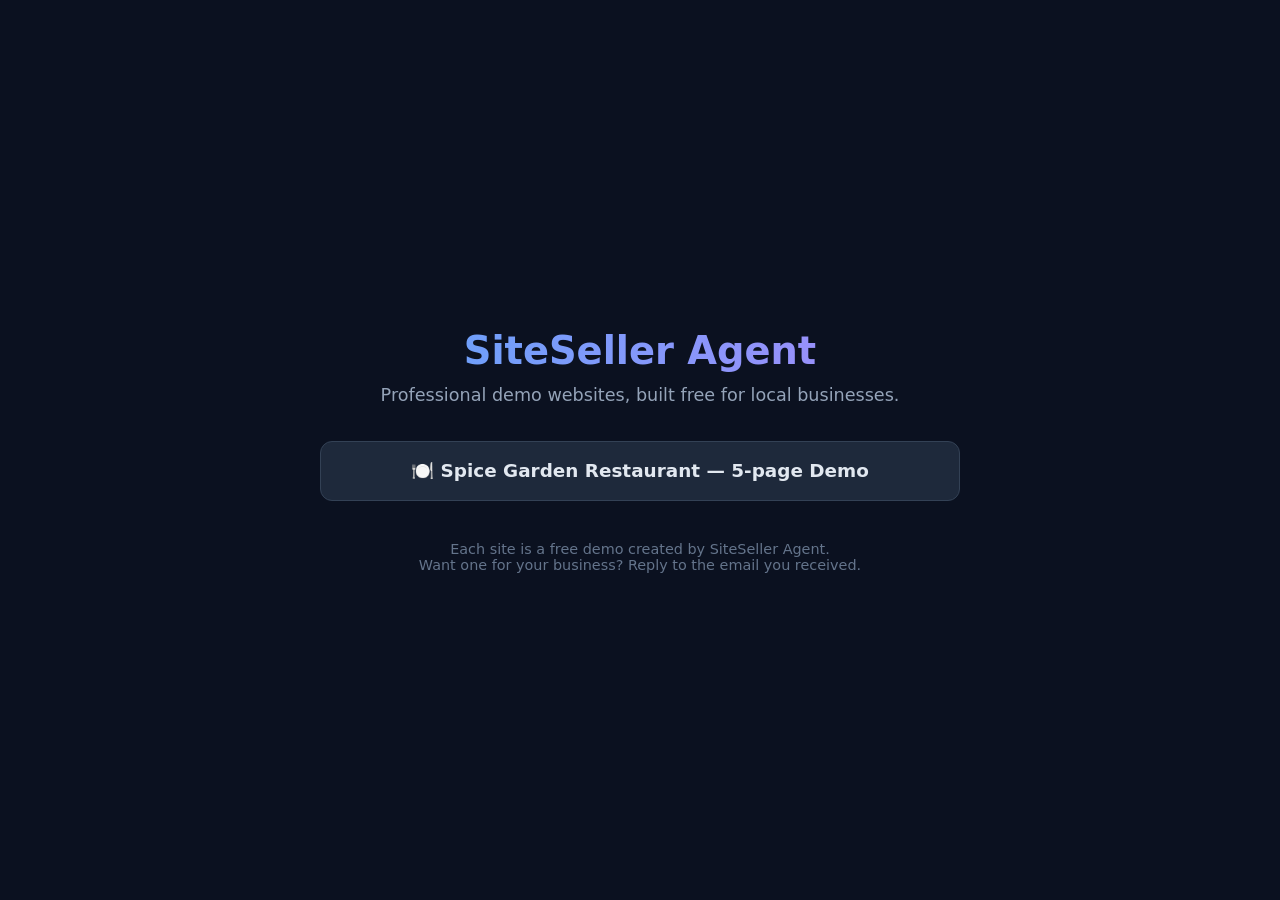
<file: index.html>
<!DOCTYPE html>
<html lang="en">
<head>
<meta charset="UTF-8">
<meta name="viewport" content="width=device-width, initial-scale=1.0">
<title>SiteSeller Agent — Demo Websites</title>
<style>
*{margin:0;padding:0;box-sizing:border-box}
body{font-family:'Segoe UI',system-ui,sans-serif;background:#0b1120;color:#e2e8f0;min-height:100vh;display:flex;align-items:center;justify-content:center;padding:40px 20px}
.card{max-width:640px;width:100%;text-align:center}
h1{font-size:2.4rem;margin-bottom:12px;background:linear-gradient(90deg,#60a5fa,#a78bfa);-webkit-background-clip:text;background-clip:text;color:transparent}
p{color:#94a3b8;margin-bottom:36px;font-size:1.1rem}
a.demo{display:block;margin:14px auto;padding:18px 24px;background:#1e293b;border:1px solid #334155;border-radius:12px;color:#e2e8f0;text-decoration:none;font-size:1.15rem;font-weight:600;transition:.2s}
a.demo:hover{background:#273449;border-color:#60a5fa;transform:translateY(-2px)}
footer{margin-top:40px;color:#64748b;font-size:.9rem}
</style>
</head>
<body>
<div class="card">
<h1>SiteSeller Agent</h1>
<p>Professional demo websites, built free for local businesses.</p>
<a class="demo" href="./spice-garden/" target="_blank">🍽️ Spice Garden Restaurant — 5-page Demo</a>
<footer>Each site is a free demo created by SiteSeller Agent.<br>Want one for your business? Reply to the email you received.</footer>
</div>
</body>
</html>
</file>
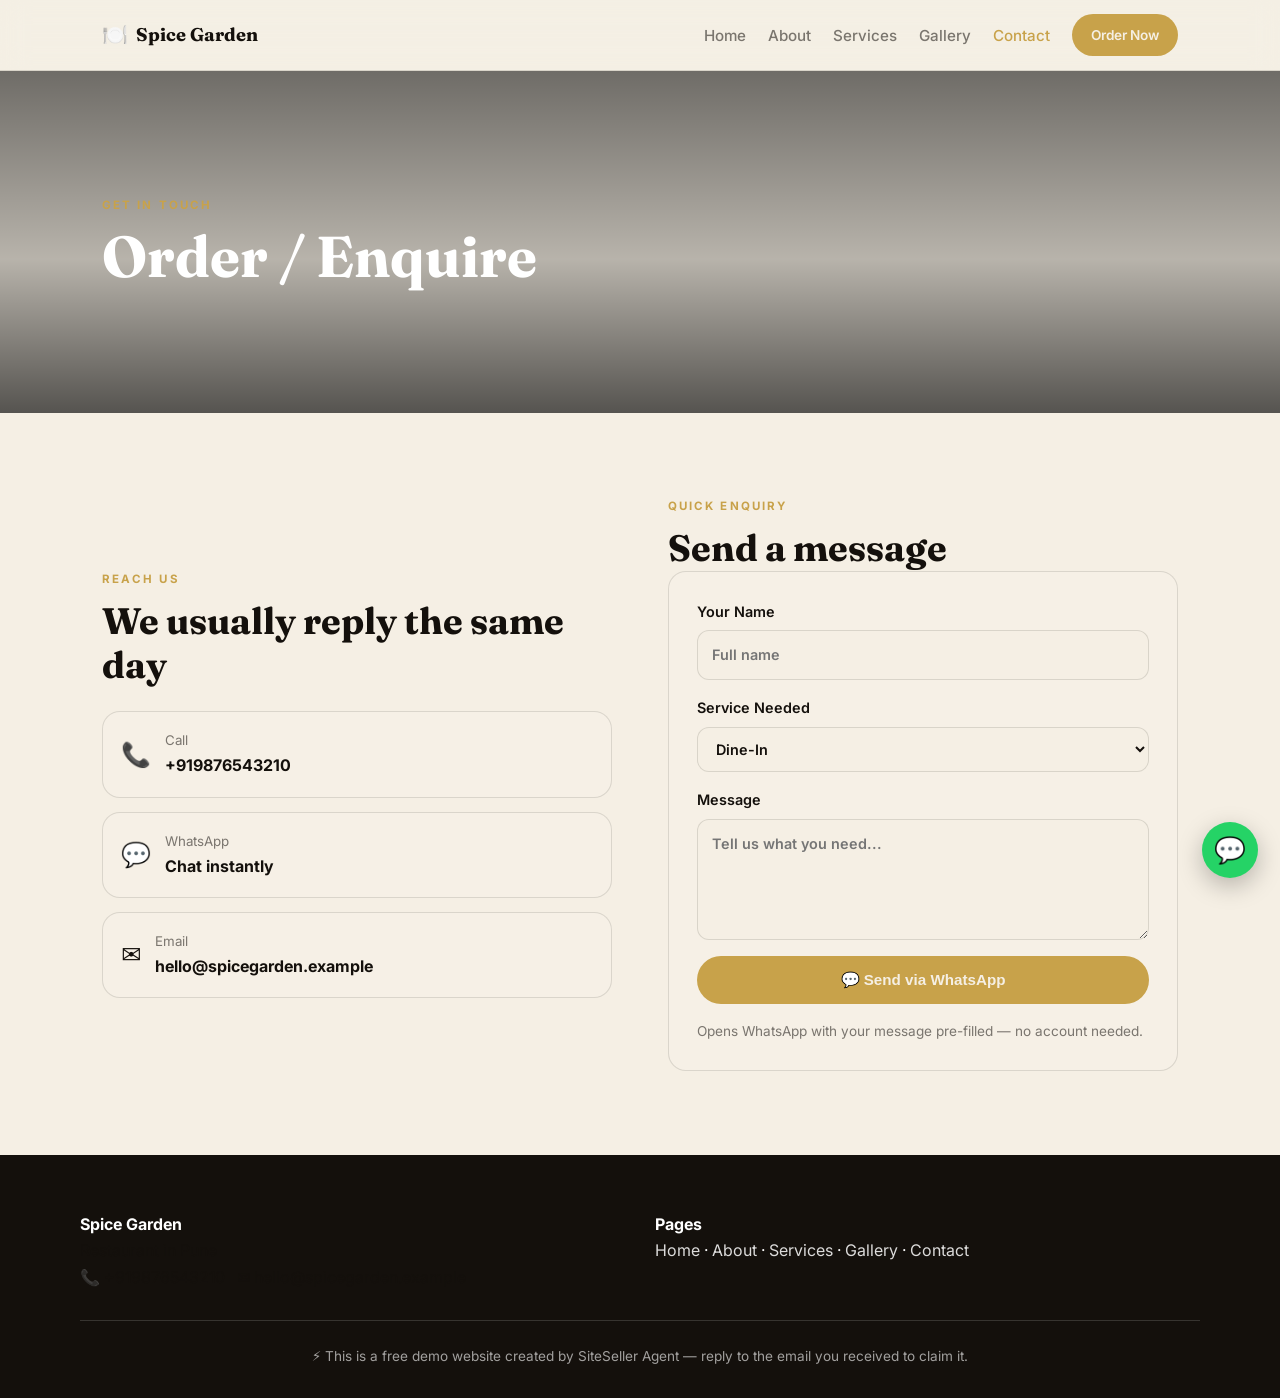
<file: spice-garden/contact.html>
<!DOCTYPE html>
<html lang="en">
<head>
<meta charset="UTF-8">
<meta name="viewport" content="width=device-width, initial-scale=1.0">
<title>Contact — Spice Garden</title>
<meta name="description" content="Contact Spice Garden in Pune — +919876543210">
<link rel="preconnect" href="https://fonts.googleapis.com">
<link rel="preconnect" href="https://fonts.gstatic.com" crossorigin>
<link href="https://fonts.googleapis.com/css2?family=Fraunces:opsz,wght@9..144,500;9..144,600;9..144,700&family=Inter:wght@400;500;600;700&display=swap" rel="stylesheet">
<link rel="stylesheet" href="assets/style.css">
</head>
<body>

<header class="site-nav">
  <div class="nav-inner">
    <a class="brand" href="index.html"><span class="brand-emoji">🍽️</span> Spice Garden</a>
    <button class="nav-toggle" aria-label="Menu" onclick="document.querySelector('.nav-links').classList.toggle('open')">&#9776;</button>
    <nav class="nav-links"><a class="nav-link" href="index.html">Home</a><a class="nav-link" href="about.html">About</a><a class="nav-link" href="services.html">Services</a><a class="nav-link" href="gallery.html">Gallery</a><a class="nav-link active" href="contact.html">Contact</a>
      <a class="btn btn-solid btn-sm" href="contact.html">Order Now</a>
    </nav>
  </div>
</header>
<section class="page-head">
  <div class="hero-overlay"></div>
  <div class="hero-content"><p class="eyebrow">Get in touch</p><h1>Order / Enquire</h1></div>
</section>
<main>
<section class="section split">
  <div class="reveal">
    <p class="eyebrow">Reach us</p>
    <h2>We usually reply the same day</h2>
    <div class="contact-cards">
      <a class="contact-card" href="tel:+919876543210"><span>&#128222;</span><div><small>Call</small><b>+919876543210</b></div></a>
      <a class="contact-card" href="https://wa.me/919876543210?text=Hi%20Spice%20Garden%21%20I%20have%20an%20enquiry."><span>&#128172;</span><div><small>WhatsApp</small><b>Chat instantly</b></div></a>
      <a class="contact-card" href="mailto:hello@spicegarden.example"><span>&#9993;</span><div><small>Email</small><b>hello@spicegarden.example</b></div></a>
    </div>
  </div>
  <div class="reveal">
    <p class="eyebrow">Quick enquiry</p>
    <h2>Send a message</h2>
    <form class="form" onsubmit="sendWhatsApp(event)">
      <label>Your Name<input name="name" type="text" placeholder="Full name" required></label>
      <label>Service Needed<select name="service"><option>Dine-In</option><option>Home Delivery</option><option>Party &amp; Event Bookings</option><option>Catering</option></select></label>
      <label>Message<textarea name="msg" rows="4" placeholder="Tell us what you need..."></textarea></label>
      <button class="btn btn-solid" type="submit">&#128172; Send via WhatsApp</button>
      <p class="muted small">Opens WhatsApp with your message pre-filled — no account needed.</p>
    </form>
  </div>
</section>
</main>

<footer class="site-footer">
  <div class="footer-inner">
    <div>
      <h4>Spice Garden</h4>
      <p class="muted">Restaurant in Pune</p>
      <p class="muted">&#128222; +919876543210 &nbsp; &#9993; hello@spicegarden.example</p>
    </div>
    <div>
      <h4>Pages</h4>
      <p><a href="index.html">Home</a> · <a href="about.html">About</a> · <a href="services.html">Services</a> · <a href="gallery.html">Gallery</a> · <a href="contact.html">Contact</a></p>
    </div>
  </div>
  <p class="demo-note">&#9889; This is a free demo website created by SiteSeller Agent — reply to the email you received to claim it.</p>
</footer>
<a class="whatsapp-float" href="https://wa.me/919876543210?text=Hi%20Spice%20Garden%21%20I%20saw%20your%20website%20and%20want%20to%20enquire." target="_blank" rel="noopener" aria-label="WhatsApp">&#128172;</a>
<script src="assets/app.js"></script>
<script>
function sendWhatsApp(e) {
  e.preventDefault();
  var f = e.target;
  var text = "Hi Spice Garden! I'm " + f.name.value + ". I'm interested in: " + f.service.value + ". " + f.msg.value;
  window.open("https://wa.me/919876543210?text=" + encodeURIComponent(text), "_blank");
}
</script>
</body></html>
</file>
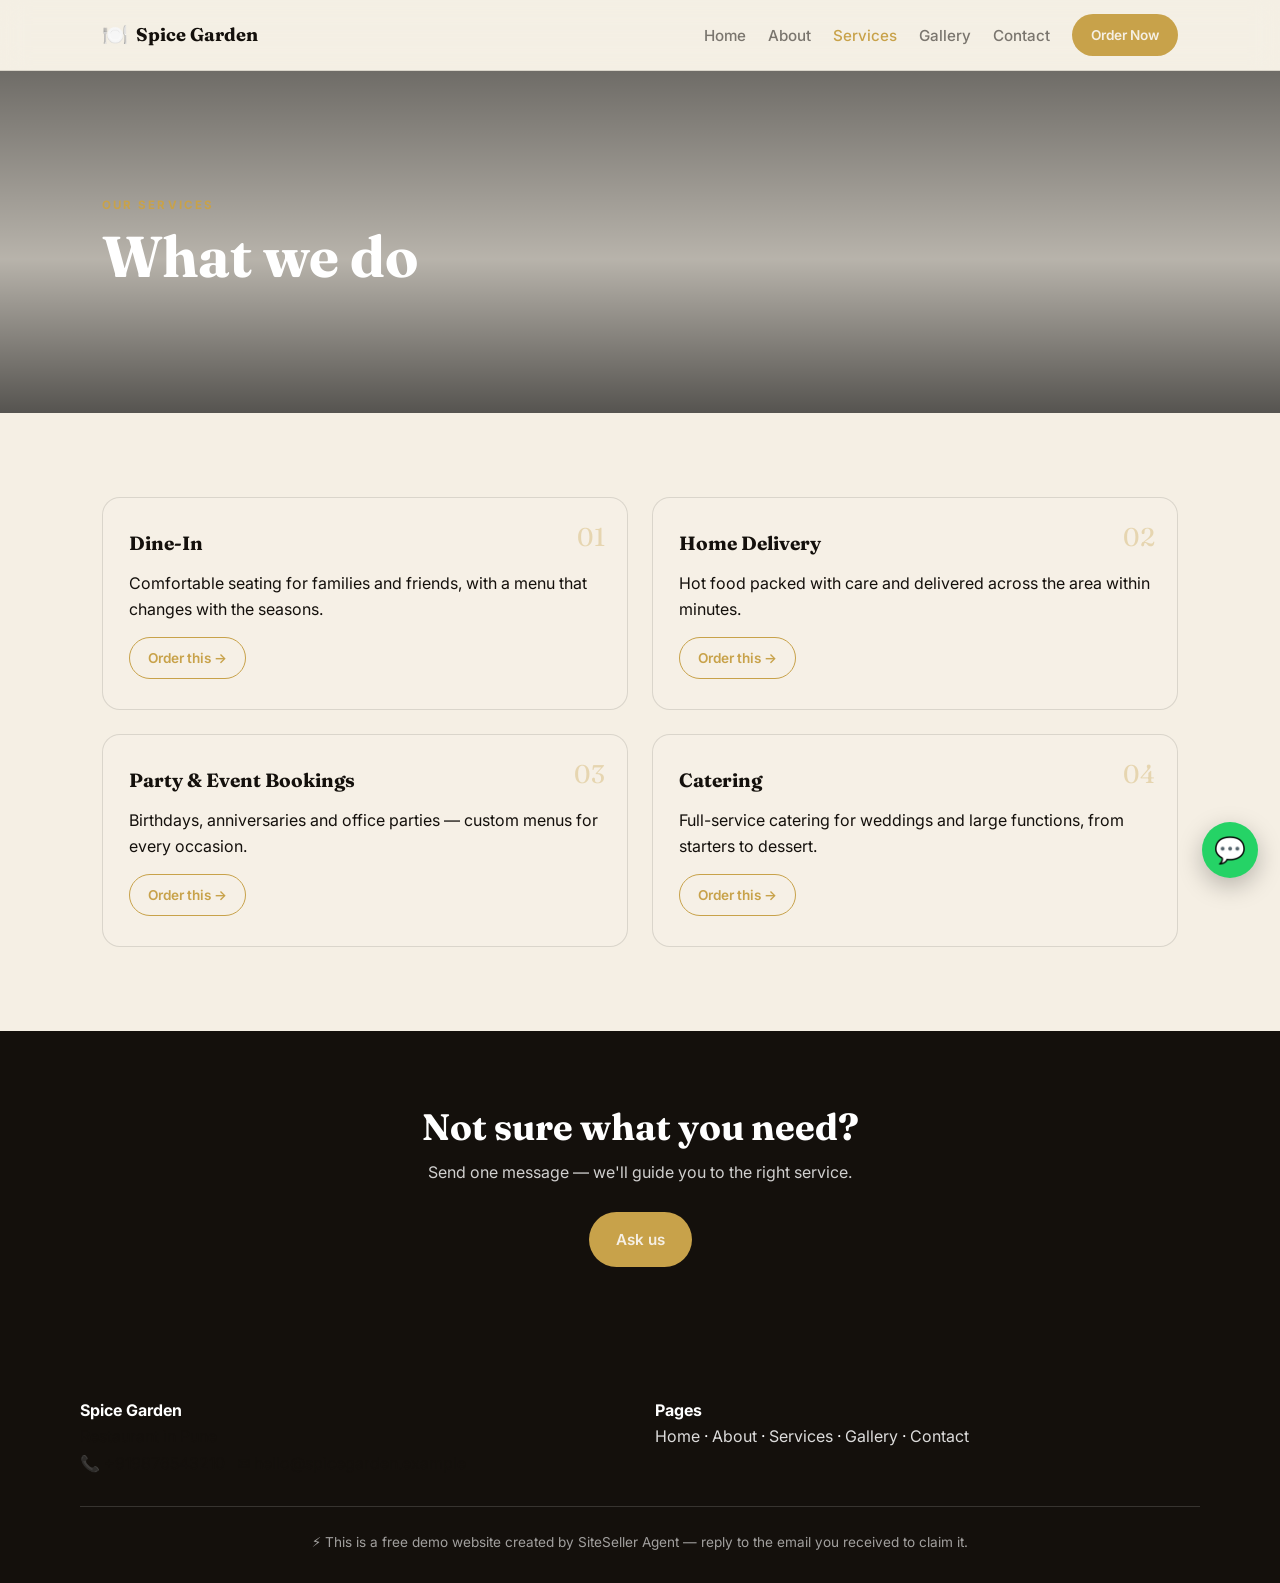
<file: spice-garden/services.html>
<!DOCTYPE html>
<html lang="en">
<head>
<meta charset="UTF-8">
<meta name="viewport" content="width=device-width, initial-scale=1.0">
<title>Services — Spice Garden</title>
<meta name="description" content="Services offered by Spice Garden in Pune">
<link rel="preconnect" href="https://fonts.googleapis.com">
<link rel="preconnect" href="https://fonts.gstatic.com" crossorigin>
<link href="https://fonts.googleapis.com/css2?family=Fraunces:opsz,wght@9..144,500;9..144,600;9..144,700&family=Inter:wght@400;500;600;700&display=swap" rel="stylesheet">
<link rel="stylesheet" href="assets/style.css">
</head>
<body>

<header class="site-nav">
  <div class="nav-inner">
    <a class="brand" href="index.html"><span class="brand-emoji">🍽️</span> Spice Garden</a>
    <button class="nav-toggle" aria-label="Menu" onclick="document.querySelector('.nav-links').classList.toggle('open')">&#9776;</button>
    <nav class="nav-links"><a class="nav-link" href="index.html">Home</a><a class="nav-link" href="about.html">About</a><a class="nav-link active" href="services.html">Services</a><a class="nav-link" href="gallery.html">Gallery</a><a class="nav-link" href="contact.html">Contact</a>
      <a class="btn btn-solid btn-sm" href="contact.html">Order Now</a>
    </nav>
  </div>
</header>
<section class="page-head">
  <div class="hero-overlay"></div>
  <div class="hero-content"><p class="eyebrow">Our services</p><h1>What we do</h1></div>
</section>
<main>
<section class="section">
  <div class="grid-2"><article class="card wide reveal"><span class="card-num">01</span><div><h3>Dine-In</h3><p>Comfortable seating for families and friends, with a menu that changes with the seasons.</p><a class="btn btn-outline btn-sm" href="contact.html">Order this &#8594;</a></div></article><article class="card wide reveal"><span class="card-num">02</span><div><h3>Home Delivery</h3><p>Hot food packed with care and delivered across the area within minutes.</p><a class="btn btn-outline btn-sm" href="contact.html">Order this &#8594;</a></div></article><article class="card wide reveal"><span class="card-num">03</span><div><h3>Party &amp; Event Bookings</h3><p>Birthdays, anniversaries and office parties — custom menus for every occasion.</p><a class="btn btn-outline btn-sm" href="contact.html">Order this &#8594;</a></div></article><article class="card wide reveal"><span class="card-num">04</span><div><h3>Catering</h3><p>Full-service catering for weddings and large functions, from starters to dessert.</p><a class="btn btn-outline btn-sm" href="contact.html">Order this &#8594;</a></div></article></div>
</section>
<section class="cta-band">
  <h2>Not sure what you need?</h2>
  <p>Send one message — we'll guide you to the right service.</p>
  <a class="btn btn-solid" href="contact.html">Ask us</a>
</section>
</main>

<footer class="site-footer">
  <div class="footer-inner">
    <div>
      <h4>Spice Garden</h4>
      <p class="muted">Restaurant in Pune</p>
      <p class="muted">&#128222; +919876543210 &nbsp; &#9993; hello@spicegarden.example</p>
    </div>
    <div>
      <h4>Pages</h4>
      <p><a href="index.html">Home</a> · <a href="about.html">About</a> · <a href="services.html">Services</a> · <a href="gallery.html">Gallery</a> · <a href="contact.html">Contact</a></p>
    </div>
  </div>
  <p class="demo-note">&#9889; This is a free demo website created by SiteSeller Agent — reply to the email you received to claim it.</p>
</footer>
<a class="whatsapp-float" href="https://wa.me/919876543210?text=Hi%20Spice%20Garden%21%20I%20saw%20your%20website%20and%20want%20to%20enquire." target="_blank" rel="noopener" aria-label="WhatsApp">&#128172;</a>
<script src="assets/app.js"></script>
</body></html>
</file>
<file: spice-garden/assets/style.css>
:root{--ink:#14100c;--accent:#c8a24a;--paper:#f5efe4;--accent-2:color-mix(in srgb,var(--accent) 70%,white);--card:color-mix(in srgb,var(--paper) 92%,white);--muted:color-mix(in srgb,var(--ink) 55%,transparent);--line:color-mix(in srgb,var(--ink) 12%,transparent);--radius:18px;--shadow:0 10px 30px rgba(0,0,0,.08)}
*{margin:0;padding:0;box-sizing:border-box}
html{scroll-behavior:smooth}
body{font-family:'Inter',system-ui,sans-serif;background:var(--paper);color:var(--ink);line-height:1.65}
h1,h2,h3,.brand{font-family:'Fraunces',Georgia,serif}
h1{font-size:clamp(2.2rem,5vw,3.6rem);line-height:1.1}
h2{font-size:clamp(1.6rem,3vw,2.3rem);line-height:1.2}
img{max-width:100%;display:block}
a{color:inherit}
.muted{color:var(--muted)} .small{font-size:.85rem} .center{text-align:center;margin-top:28px}
.eyebrow{letter-spacing:.18em;text-transform:uppercase;font-size:.72rem;font-weight:700;color:var(--accent);margin-bottom:10px}
/* nav */
.site-nav{position:sticky;top:0;z-index:50;background:color-mix(in srgb,var(--paper) 82%,transparent);backdrop-filter:blur(14px);border-bottom:1px solid var(--line)}
.nav-inner{max-width:1120px;margin:auto;display:flex;align-items:center;justify-content:space-between;padding:14px 22px;gap:14px}
.brand{font-weight:700;font-size:1.15rem;text-decoration:none;display:flex;align-items:center;gap:8px}
.brand-emoji{font-size:1.3rem}
.nav-links{display:flex;align-items:center;gap:22px}
.nav-link{text-decoration:none;font-weight:500;font-size:.95rem;color:var(--muted)}
.nav-link:hover,.nav-link.active{color:var(--accent)}
.nav-toggle{display:none;background:none;border:0;font-size:1.5rem;cursor:pointer;color:var(--ink)}
@media(max-width:820px){
 .nav-toggle{display:block}
 .nav-links{display:none;position:absolute;top:100%;left:0;right:0;flex-direction:column;background:var(--paper);padding:20px;border-bottom:1px solid var(--line)}
 .nav-links.open{display:flex}
}
/* buttons */
.btn{display:inline-flex;align-items:center;justify-content:center;gap:8px;padding:14px 26px;border-radius:999px;text-decoration:none;font-weight:600;font-size:.95rem;border:1.5px solid transparent;transition:.22s;cursor:pointer}
.btn-solid{background:var(--accent);color:var(--paper)}
.btn-solid:hover{background:var(--accent-2);transform:translateY(-2px);box-shadow:var(--shadow)}
.btn-ghost{border-color:rgba(255,255,255,.55);color:#fff}
.btn-ghost:hover{background:rgba(255,255,255,.12)}
.btn-outline{border-color:var(--accent);color:var(--accent)}
.btn-outline:hover{background:var(--accent);color:var(--paper)}
.btn-sm{padding:9px 18px;font-size:.85rem}
/* hero */
.hero{min-height:88vh;display:flex;align-items:center;background-image:var(--hero-img);background-size:cover;background-position:center;position:relative}
.page-head{min-height:38vh;display:flex;align-items:center;background-image:var(--hero-img);background-size:cover;background-position:center;position:relative}
.hero-overlay{position:absolute;inset:0;background:linear-gradient(180deg,rgba(0,0,0,.55),rgba(0,0,0,.25) 55%,rgba(0,0,0,.65))}
.hero-content{position:relative;max-width:1120px;margin:0 auto;padding:110px 22px;color:#fff;width:100%}
.hero-sub{font-size:1.15rem;opacity:.9;margin:14px 0 30px;max-width:520px}
.hero-ctas{display:flex;gap:14px;flex-wrap:wrap}
/* sections */
.section{max-width:1120px;margin:auto;padding:84px 22px}
.section-alt{background:color-mix(in srgb,var(--paper) 50%,var(--card))}
.section-head{text-align:center;max-width:640px;margin:0 auto 52px}
.split{display:grid;grid-template-columns:1fr 1fr;gap:56px;align-items:center}
.split figure{border-radius:var(--radius);overflow:hidden;box-shadow:var(--shadow)}
@media(max-width:860px){.split{grid-template-columns:1fr}}
/* cards */
.grid-2{display:grid;grid-template-columns:1fr 1fr;gap:24px}
.grid-3{display:grid;grid-template-columns:repeat(3,1fr);gap:24px}
.grid-4{display:grid;grid-template-columns:repeat(4,1fr);gap:24px}
@media(max-width:960px){.grid-4{grid-template-columns:1fr 1fr}}
@media(max-width:700px){.grid-2,.grid-3,.grid-4{grid-template-columns:1fr}}
.card{background:var(--card);border:1px solid var(--line);border-radius:var(--radius);padding:30px 26px;transition:.25s;position:relative}
.card:hover{transform:translateY(-6px);box-shadow:var(--shadow);border-color:color-mix(in srgb,var(--accent) 40%,var(--line))}
.card h3{font-size:1.2rem;margin-bottom:10px}
.card-num{position:absolute;top:18px;right:22px;font-family:'Fraunces',serif;font-size:1.6rem;color:color-mix(in srgb,var(--accent) 35%,transparent)}
.card.wide{display:flex;gap:18px;align-items:flex-start}
.card.wide .btn{margin-top:14px}
/* gallery */
.gallery-grid{display:grid;grid-template-columns:repeat(4,1fr);gap:16px}
.gallery-full{grid-template-columns:repeat(3,1fr)}
.gitem{border-radius:var(--radius);overflow:hidden;aspect-ratio:1/1.15}
.gitem img{width:100%;height:100%;object-fit:cover;transition:.35s}
.gitem:hover img{transform:scale(1.06)}
@media(max-width:860px){.gallery-grid,.gallery-full{grid-template-columns:1fr 1fr}}
/* quotes */
.quotes{display:grid;grid-template-columns:repeat(3,1fr);gap:24px}
blockquote{background:var(--card);border-left:4px solid var(--accent);border-radius:var(--radius);padding:26px;font-size:1rem}
blockquote p{font-style:italic}
blockquote cite{display:block;margin-top:12px;font-style:normal;font-weight:600;color:var(--accent);font-size:.9rem}
@media(max-width:860px){.quotes{grid-template-columns:1fr}}
/* cta band */
.cta-band{background:var(--ink);color:#fff;text-align:center;padding:74px 22px}
.cta-band h2{margin-bottom:10px}
.cta-band p{opacity:.8;margin-bottom:26px}
/* contact */
.contact-cards{display:grid;gap:14px;margin-top:24px}
.contact-card{display:flex;gap:14px;align-items:center;background:var(--card);border:1px solid var(--line);border-radius:var(--radius);padding:18px;text-decoration:none;transition:.2s}
.contact-card:hover{border-color:var(--accent);transform:translateX(4px)}
.contact-card span{font-size:1.5rem}
.contact-card small{color:var(--muted);display:block}
.form{display:grid;gap:16px;background:var(--card);border:1px solid var(--line);border-radius:var(--radius);padding:28px}
.form label{font-weight:600;font-size:.9rem;display:grid;gap:7px}
.form input,.form select,.form textarea{font:inherit;padding:12px 14px;border:1.5px solid var(--line);border-radius:12px;background:var(--paper);color:var(--ink)}
.form input:focus,.form textarea:focus,.form select:focus{outline:2px solid var(--accent);border-color:var(--accent)}
/* footer */
.site-footer{background:var(--ink);color:#fff;padding:56px 22px 30px;margin-top:0}
.footer-inner{max-width:1120px;margin:auto;display:grid;grid-template-columns:1fr 1fr;gap:30px;padding-bottom:30px;border-bottom:1px solid rgba(255,255,255,.15)}
.footer-inner a{text-decoration:none;opacity:.85}
.footer-inner a:hover{opacity:1}
.demo-note{text-align:center;margin-top:24px;font-size:.85rem;opacity:.6}
.whatsapp-float{position:fixed;right:22px;bottom:22px;width:56px;height:56px;border-radius:50%;background:#25D366;display:flex;align-items:center;justify-content:center;font-size:1.6rem;text-decoration:none;box-shadow:0 8px 24px rgba(0,0,0,.25);z-index:60;transition:.2s}
.whatsapp-float:hover{transform:scale(1.1)}
/* reveal */
.reveal{opacity:0;transform:translateY(26px);transition:.7s cubic-bezier(.2,.7,.3,1)}
.reveal.visible{opacity:1;transform:none}
</file>
